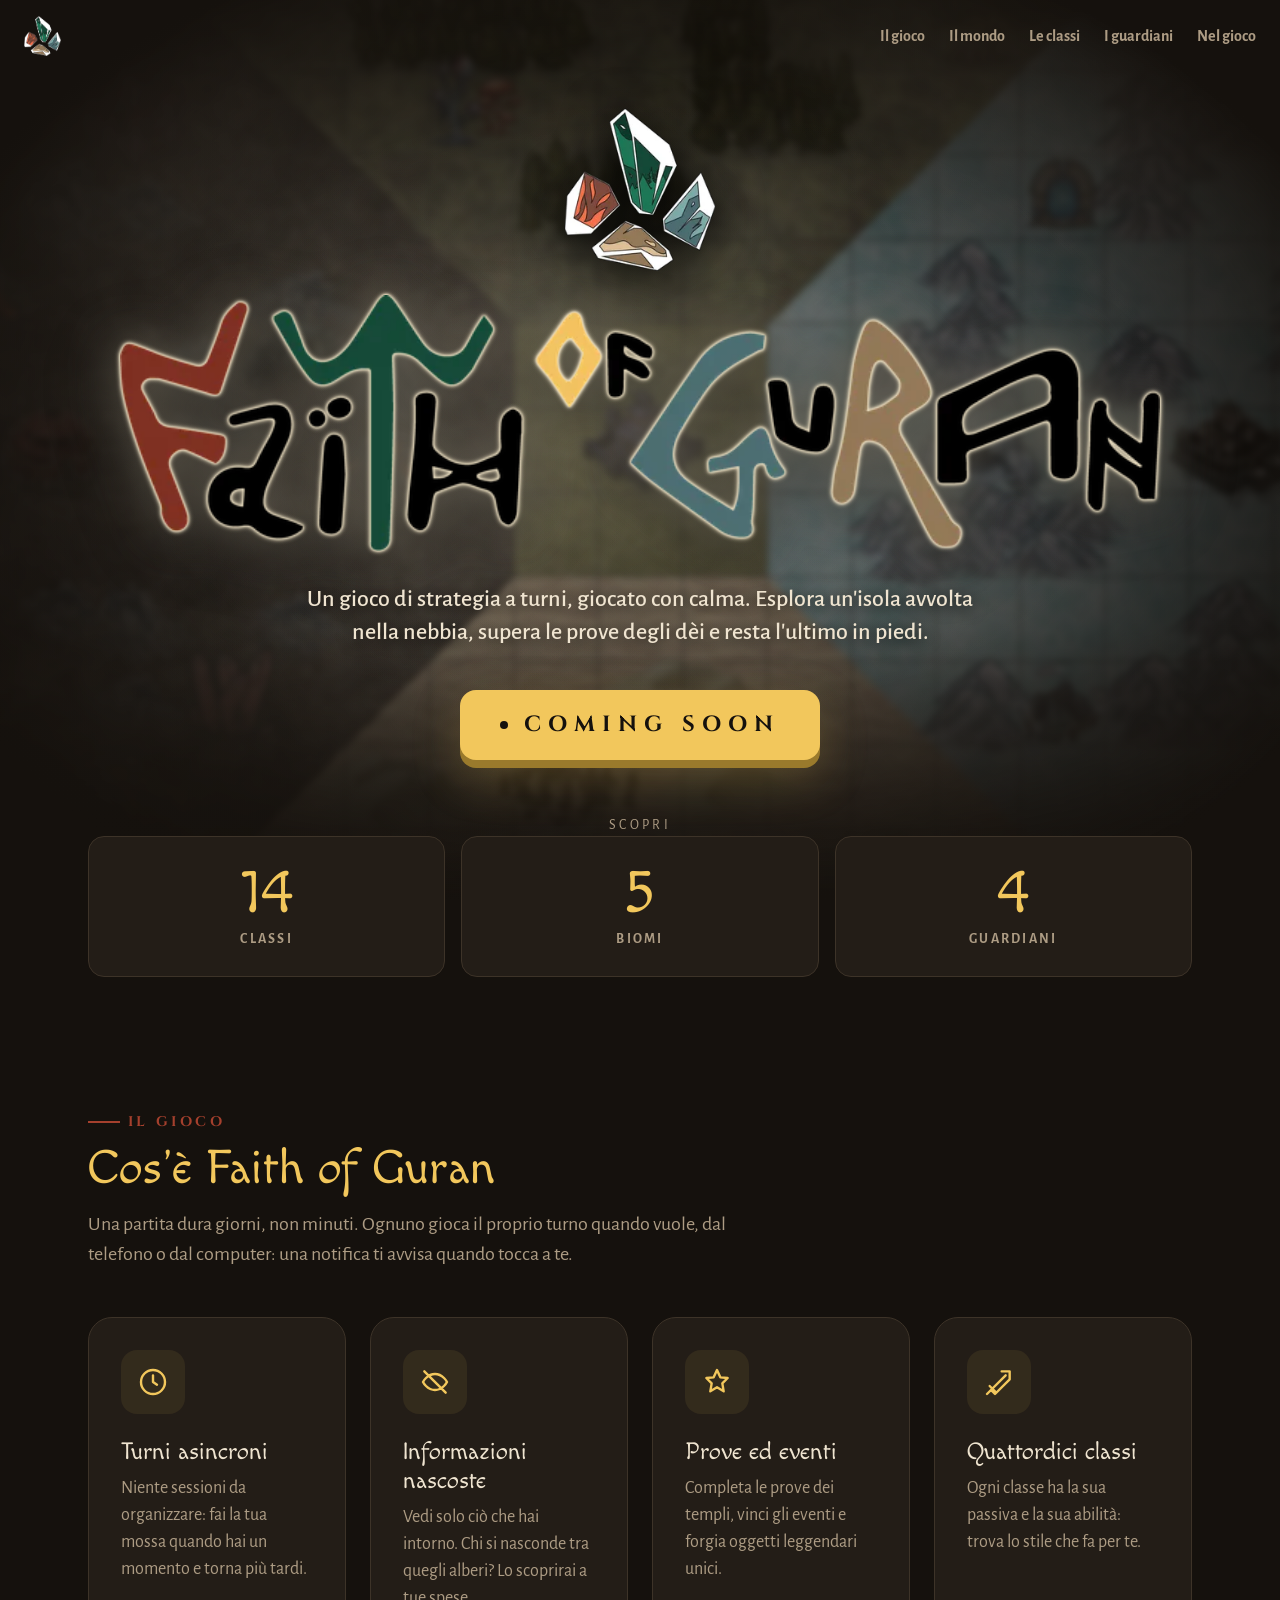
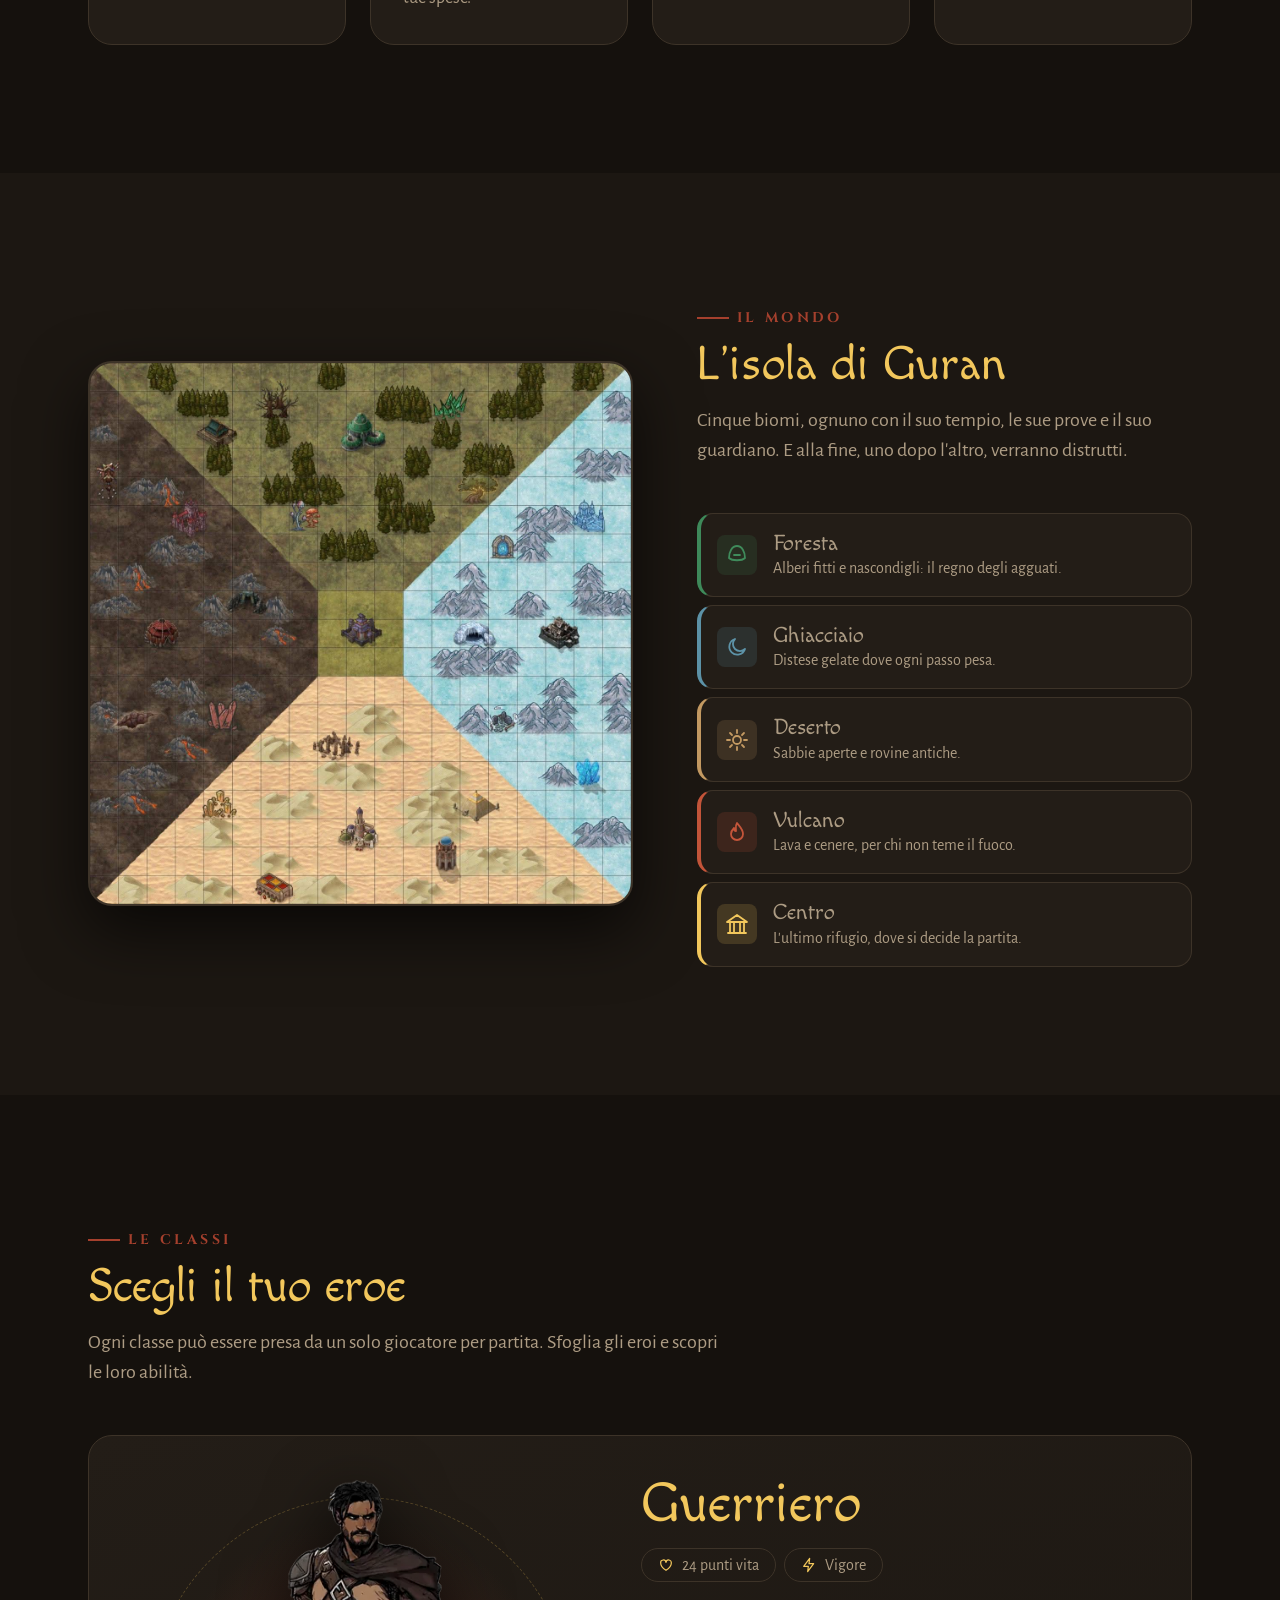
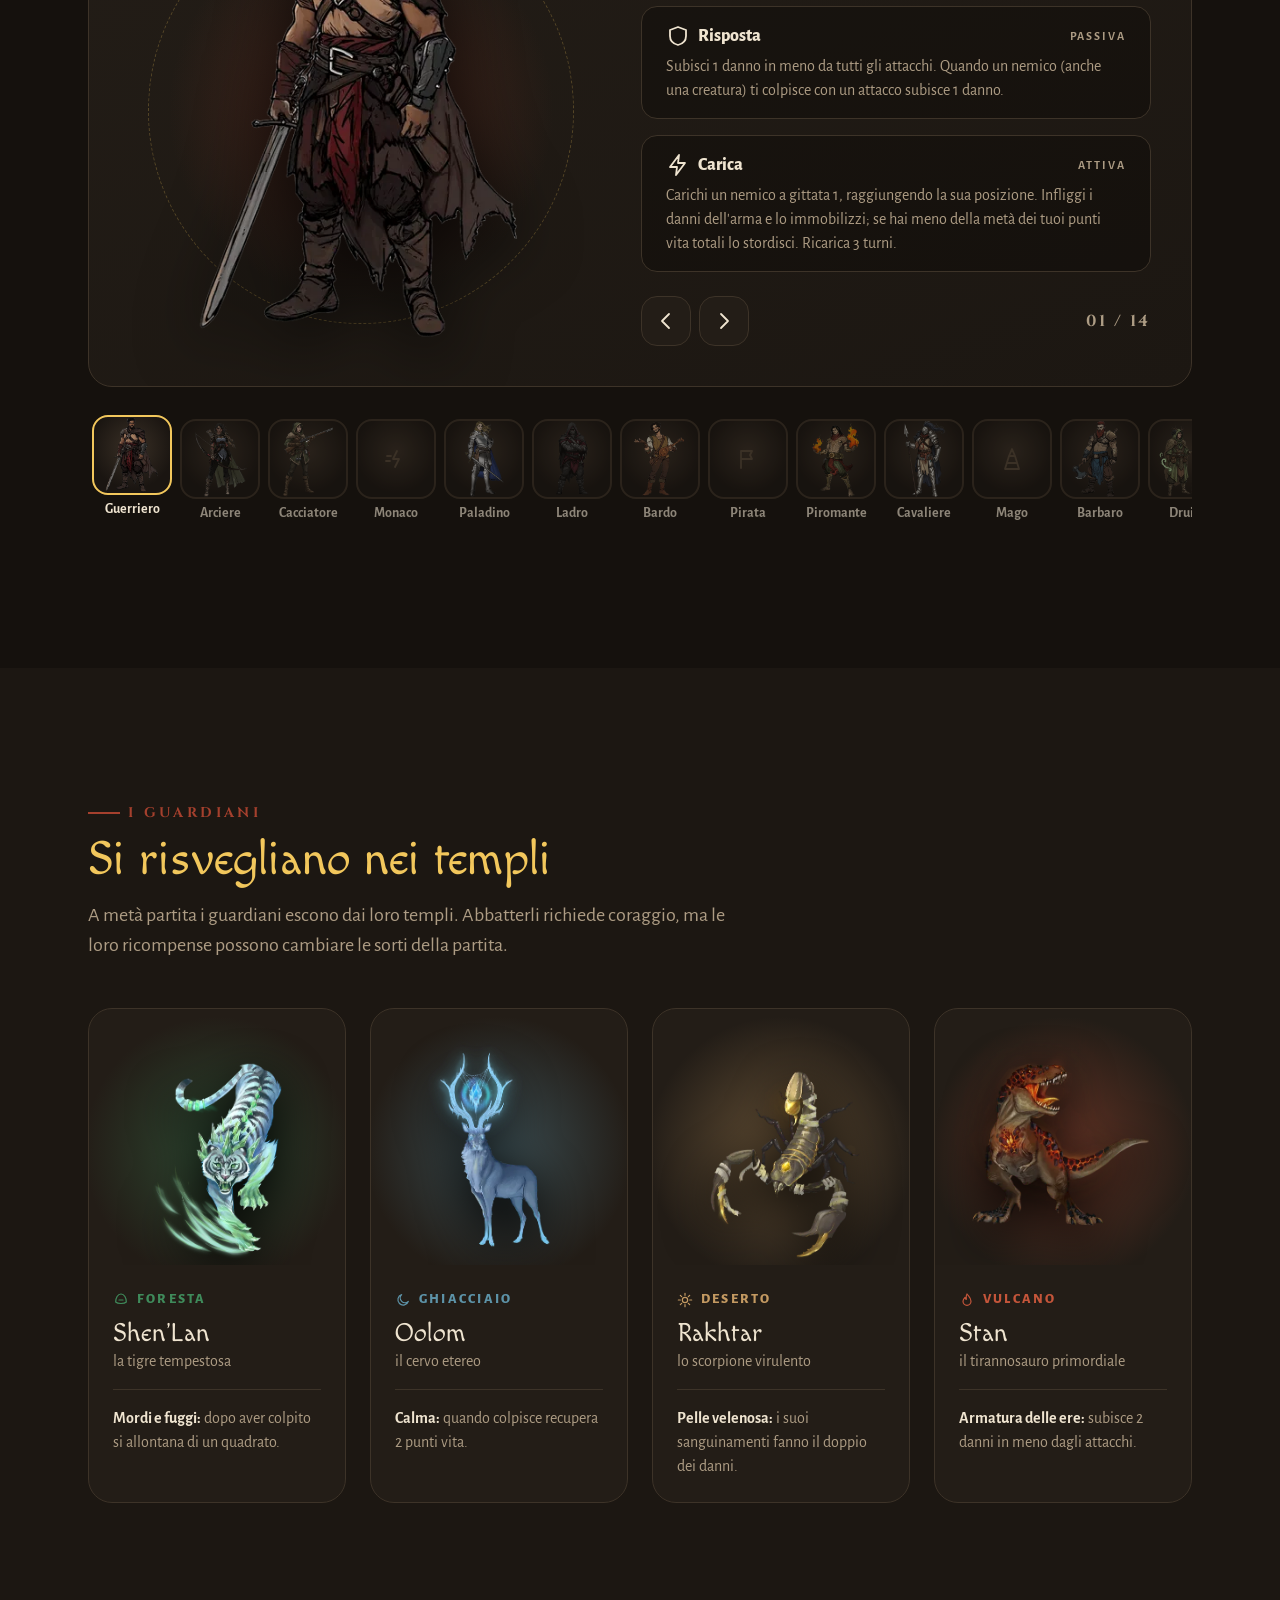
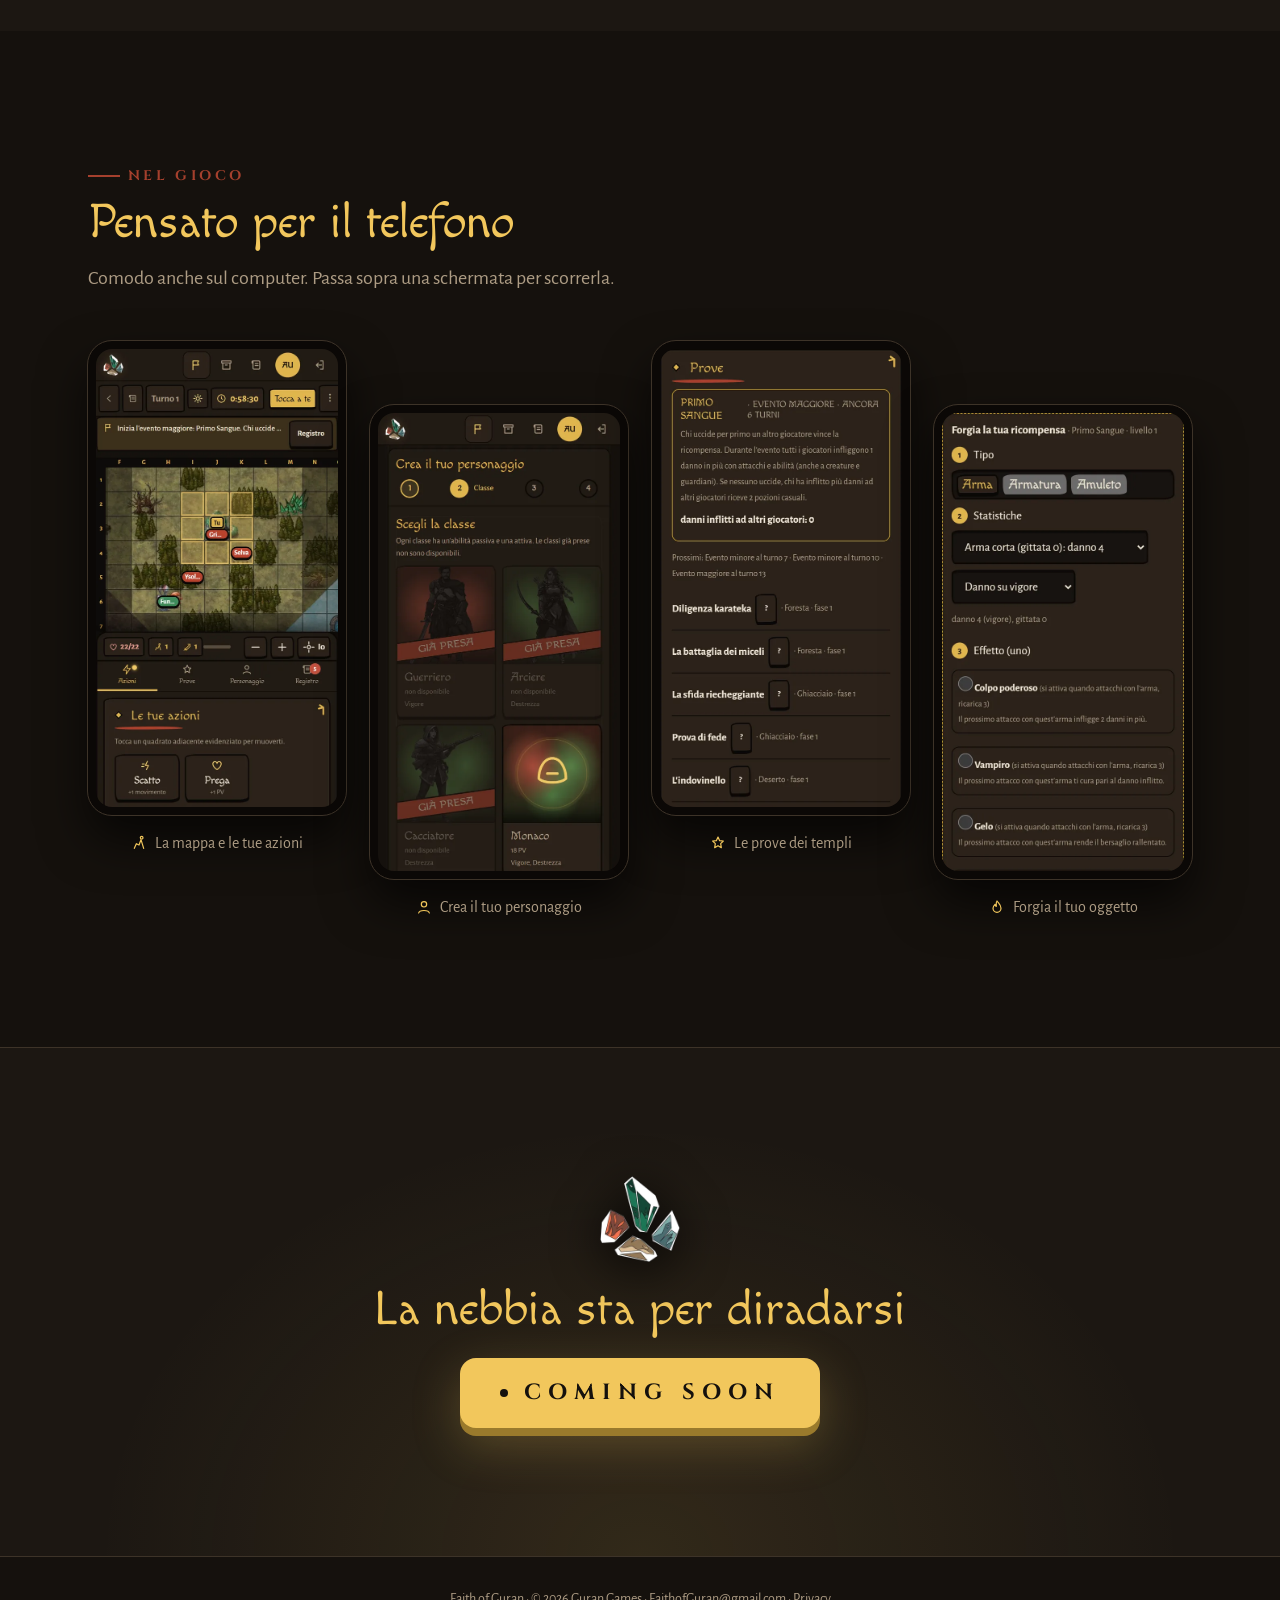
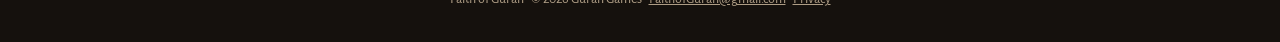
<file: index.html>
<!doctype html>
<html lang="it">
<head>
<meta charset="utf-8">
<meta name="viewport" content="width=device-width, initial-scale=1">
<title>Faith of Guran</title>
<meta name="description" content="Faith of Guran: un gioco di strategia a turni asincrono, con informazioni nascoste, quattordici classi e quattro guardiani. Coming soon.">
<meta property="og:title" content="Faith of Guran">
<meta property="og:description" content="Gioco di strategia a turni asincrono. Coming soon.">
<meta property="og:image" content="img/logo/scritta.webp">
<meta name="theme-color" content="#15110d">
<link rel="icon" href="img/favicon-32.png">
<link rel="apple-touch-icon" href="img/apple-touch-icon.png">
<link rel="stylesheet" href="fonts/fonts.css">
<style>
/* ---------- Token ---------- */
:root{
  /* spaziatura: solo multipli di 8 */
  --s1:8px; --s2:16px; --s3:24px; --s4:32px; --s5:40px; --s6:48px; --s8:64px; --s10:80px; --s12:96px; --s16:128px;
  --r1:8px; --r2:16px; --r3:24px;
  --bg:#15110d; --bg2:#1c1712; --card:#231d17; --card2:#2b241c; --bd:#3d3328; --ink:#efe4d0; --mut:#ad9c84;
  --oro:#f2c75c; --oro2:#9a7a2c; --rosso:#a5402d; --pergamena:#f3e6c8;
  --foresta:#3f8b5b; --ghiaccio:#5d93a8; --deserto:#c49a62; --vulcano:#c4553a; --centro:#f2c75c;
  --font:"Alegreya Sans",system-ui,sans-serif; --title:"Macondo",serif; --display:"Cinzel",serif;
  --ease:cubic-bezier(.2,.7,.2,1);
}
*{box-sizing:border-box}
html{scroll-behavior:smooth}
body{margin:0;background:var(--bg);color:var(--ink);font:400 18px/1.5 var(--font);overflow-x:hidden}
img{max-width:100%;display:block}
button{font:inherit;color:inherit}
.wrap{max-width:1136px;margin:0 auto;padding:0 var(--s2)}
section{padding:var(--s16) 0;position:relative}
h2{font:400 clamp(32px,5vw,48px)/1 var(--title);margin:0 0 var(--s2);color:var(--oro)}
.lead{color:var(--mut);max-width:640px;margin:0 0 var(--s6);font-size:20px}
.kicker{display:inline-flex;align-items:center;gap:var(--s1);font:700 14px/1 var(--display);letter-spacing:.24em;text-transform:uppercase;color:var(--rosso);margin-bottom:var(--s2)}
.kicker::before{content:"";width:var(--s4);height:2px;background:currentColor}
svg.i{width:24px;height:24px;fill:none;stroke:currentColor;stroke-width:1.8;stroke-linecap:round;stroke-linejoin:round;flex:none}

/* ---------- Comparsa allo scorrimento ---------- */
.rv{opacity:0;transform:translateY(var(--s4));transition:opacity .8s var(--ease),transform .8s var(--ease);transition-delay:calc(var(--d,0) * 80ms)}
.rv.in{opacity:1;transform:none}

/* ---------- Barra ---------- */
.nav{position:fixed;inset:0 0 auto;z-index:20;display:flex;align-items:center;justify-content:space-between;padding:var(--s2) var(--s3);transition:background .3s,padding .3s,border-color .3s;border-bottom:1px solid transparent}
.nav.solid{background:#15110dee;backdrop-filter:blur(8px);padding:var(--s1) var(--s3);border-color:var(--bd)}
.nav img{height:40px;width:auto}
.nav ul{display:flex;gap:var(--s3);list-style:none;margin:0;padding:0}
.nav a{color:var(--mut);text-decoration:none;font-weight:700;font-size:16px;transition:color .2s}
.nav a:hover,.nav a.on{color:var(--oro)}

/* ---------- Apertura ---------- */
.hero{position:relative;min-height:min(100svh,960px);display:grid;place-items:center;text-align:center;padding:var(--s12) var(--s2) var(--s16);overflow:hidden}
.hero .bg{position:absolute;inset:-8%;background:url(img/mappa.png) center/cover;filter:blur(3px) saturate(.75) brightness(.4);transform:scale(1.08) translate3d(var(--px,0),var(--py,0),0);transition:transform .6s var(--ease)}
.hero .vig{position:absolute;inset:0;background:radial-gradient(ellipse 60% 50% at 50% 46%,#f3e6c814,transparent 70%),radial-gradient(ellipse at center,transparent 30%,var(--bg) 85%),linear-gradient(transparent 70%,var(--bg))}
#nebbia{position:absolute;inset:0;width:100%;height:100%;pointer-events:none}
.hero .in{position:relative;z-index:1;width:100%}
.simbolo{width:clamp(96px,12vw,152px);margin:0 auto var(--s3);filter:drop-shadow(0 8px 24px #000);animation:fluttua 6s ease-in-out infinite}
@keyframes fluttua{50%{transform:translateY(-8px) rotate(-2deg)}}
.scritta{width:min(1040px,94vw);margin:0 auto;
  /* alone chiaro: rende leggibili anche le lettere nere senza coprirle */
  filter:drop-shadow(0 0 1px var(--pergamena)) drop-shadow(0 0 1px var(--pergamena)) drop-shadow(0 0 2px var(--pergamena)) drop-shadow(0 0 24px #f3e6c866) drop-shadow(0 8px 24px #000c)}
.hero h1{margin:0;opacity:0;transform:scale(.94);animation:entra 1.2s .2s var(--ease) forwards}
@keyframes entra{to{opacity:1;transform:none}}
.tag{font:500 clamp(19px,2.4vw,24px)/1.4 var(--font);max-width:680px;margin:var(--s4) auto var(--s5);text-shadow:0 2px 16px #000;opacity:0;animation:entra 1s .7s var(--ease) forwards}
.soon{position:relative;display:inline-flex;align-items:center;gap:var(--s2);font:700 clamp(16px,2.2vw,22px)/1 var(--display);letter-spacing:.32em;text-transform:uppercase;color:var(--bg);background:var(--oro);padding:var(--s3) var(--s5);border-radius:var(--r2);box-shadow:0 8px 0 var(--oro2),0 16px 48px #f2c75c40;overflow:hidden;opacity:0;animation:entra 1s 1s var(--ease) forwards}
.soon::after{content:"";position:absolute;inset:0;background:linear-gradient(110deg,transparent 30%,#fff8 50%,transparent 70%);transform:translateX(-100%);animation:luce 3.2s 2s ease-in-out infinite}
@keyframes luce{40%,100%{transform:translateX(100%)}}
.soon .dot{width:8px;height:8px;border-radius:50%;background:var(--bg);animation:pulsa 1.6s infinite}
@keyframes pulsa{50%{opacity:.25}}
.scorri{position:absolute;bottom:var(--s4);left:50%;transform:translateX(-50%);z-index:1;color:var(--mut);display:grid;justify-items:center;gap:var(--s1);text-decoration:none;font-size:14px;letter-spacing:.24em;text-transform:uppercase}
.scorri svg{transform:rotate(90deg);animation:giu 1.8s infinite}
@keyframes giu{50%{translate:0 8px}}

/* ---------- Numeri ---------- */
.numeri{display:grid;grid-template-columns:repeat(3,1fr);gap:var(--s2);margin-top:calc(var(--s8) * -1);position:relative;z-index:2}
.num{background:var(--card);border:1px solid var(--bd);border-radius:var(--r2);padding:var(--s3);text-align:center}
.num b{display:block;font:400 clamp(40px,6vw,64px)/1 var(--title);color:var(--oro)}
.num span{color:var(--mut);font-weight:700;text-transform:uppercase;letter-spacing:.16em;font-size:14px}

/* ---------- Punti ---------- */
.punti{display:grid;grid-template-columns:repeat(auto-fit,minmax(248px,1fr));gap:var(--s3)}
.punto{position:relative;background:var(--card);border:1px solid var(--bd);border-radius:var(--r3);padding:var(--s4);overflow:hidden;transition:transform .4s var(--ease),border-color .3s}
.punto::before{content:"";position:absolute;inset:0;background:radial-gradient(240px circle at var(--mx,50%) var(--my,0%),#f2c75c1f,transparent 70%);opacity:0;transition:opacity .3s}
.punto:hover{border-color:#f2c75c66;transform:translateY(-8px)}
.punto:hover::before{opacity:1}
.punto .ico{display:grid;place-items:center;width:var(--s8);height:var(--s8);border-radius:var(--r2);background:#f2c75c14;color:var(--oro);margin-bottom:var(--s3);transition:transform .4s var(--ease)}
.punto:hover .ico{transform:rotate(-8deg) scale(1.08)}
.punto .ico svg{width:32px;height:32px}
.punto b{display:block;font:400 24px/1.2 var(--title);color:var(--ink);margin-bottom:var(--s1)}
.punto p{margin:0;color:var(--mut)}

/* ---------- Mondo ---------- */
.mondo{display:grid;grid-template-columns:1.1fr 1fr;gap:var(--s8);align-items:center}
.mappa{position:relative;border-radius:var(--r3);overflow:hidden;border:2px solid var(--bd);box-shadow:0 24px 64px #000a;aspect-ratio:1}
.mappa img{width:100%;height:100%;object-fit:cover;transition:transform 1.2s var(--ease)}
.mappa svg.zone{position:absolute;inset:0;width:100%;height:100%}
.zone polygon{fill:#0b0806;opacity:0;transition:opacity .5s var(--ease)}
.mappa.focus .zone polygon{opacity:.72}
.mappa.focus .zone polygon.on{opacity:0}
.zone .bordo{fill:none;stroke:var(--c);stroke-width:.6;opacity:0;transition:opacity .5s}
.mappa.focus .zone .bordo.on{opacity:1}
.biomi{list-style:none;padding:0;margin:0;display:grid;gap:var(--s1)}
.biomi button{all:unset;box-sizing:border-box;cursor:pointer;width:100%;display:flex;gap:var(--s2);align-items:center;background:var(--card);border:1px solid var(--bd);border-left:4px solid var(--c);border-radius:var(--r2);padding:var(--s2);transition:background .3s,transform .3s var(--ease)}
.biomi button:hover,.biomi button.on,.biomi button:focus-visible{background:var(--card2);transform:translateX(8px)}
.biomi .ic{color:var(--c);display:grid;place-items:center;width:var(--s5);height:var(--s5);border-radius:var(--r1);background:color-mix(in srgb,var(--c) 16%,transparent)}
.biomi b{font:400 22px/1.2 var(--title);display:block}
.biomi span{display:block;color:var(--mut);font-size:16px}

/* ---------- Classi ---------- */
.classi-box{display:grid;grid-template-columns:1fr 1.1fr;gap:var(--s6);align-items:center;background:linear-gradient(160deg,var(--card),var(--bg2));border:1px solid var(--bd);border-radius:var(--r3);padding:var(--s5);overflow:hidden;position:relative}
.palco{position:relative;aspect-ratio:1;display:grid;place-items:center}
.palco::before{content:"";position:absolute;inset:8%;border-radius:50%;background:radial-gradient(circle,var(--glow,#f2c75c33),transparent 70%);transition:background .6s}
.palco .ruota{position:absolute;inset:4%;border-radius:50%;border:1px dashed #f2c75c40;animation:gira 60s linear infinite}
@keyframes gira{to{transform:rotate(360deg)}}
.palco img,.palco .seg{position:relative;width:100%;height:100%;object-fit:contain;filter:drop-shadow(0 16px 32px #000c)}
.palco .seg{display:grid;place-items:center;color:#5a4c3c}
.palco .seg svg{width:40%;height:40%;stroke-width:1}
.palco .x{animation:appare .6s var(--ease)}
@keyframes appare{from{opacity:0;transform:translateX(var(--dir,32px)) scale(.96)}}
.info .x{animation:appare .6s .08s var(--ease) backwards}
.info h3{font:400 clamp(40px,5vw,56px)/1 var(--title);margin:0 0 var(--s2);color:var(--oro)}
.meta{display:flex;gap:var(--s1);flex-wrap:wrap;margin-bottom:var(--s3)}
.pill{display:inline-flex;align-items:center;gap:var(--s1);border:1px solid var(--bd);border-radius:99px;padding:4px var(--s2);font-size:16px;color:var(--mut)}
.pill svg{width:16px;height:16px;color:var(--oro)}
.ab{background:#0b080666;border:1px solid var(--bd);border-radius:var(--r2);padding:var(--s2) var(--s3);margin-bottom:var(--s2)}
.ab .t{display:flex;align-items:center;gap:var(--s1);font-weight:800;margin-bottom:4px}
.ab .t small{margin-left:auto;font-size:12px;letter-spacing:.16em;text-transform:uppercase;color:var(--mut);font-weight:700}
.ab p{margin:0;color:var(--mut);font-size:16px}
.frecce{display:flex;gap:var(--s1);margin-top:var(--s3)}
.frecce button{all:unset;cursor:pointer;display:grid;place-items:center;width:var(--s6);height:var(--s6);border-radius:var(--r2);border:1px solid var(--bd);background:var(--card);transition:background .2s,color .2s}
.frecce button:hover,.frecce button:focus-visible{background:var(--oro);color:var(--bg)}
.frecce .cont{margin-left:auto;align-self:center;color:var(--mut);font:700 16px var(--display);letter-spacing:.16em}
.mini{display:flex;gap:var(--s1);margin-top:var(--s3);overflow-x:auto;padding:var(--s1) 4px var(--s2);scroll-snap-type:x mandatory;scrollbar-width:thin}
.mini button{all:unset;cursor:pointer;flex:none;width:var(--s10);text-align:center;scroll-snap-align:center;opacity:.55;transition:opacity .3s,transform .3s var(--ease)}
.mini button:hover{opacity:.9}
.mini button.on{opacity:1;transform:translateY(-4px)}
.mini .th{aspect-ratio:1;border-radius:var(--r2);border:2px solid var(--bd);background:radial-gradient(circle at 50% 40%,#3a3026,#1a1511 70%);overflow:hidden;display:grid;place-items:center;color:#5a4c3c;transition:border-color .3s}
.mini button.on .th{border-color:var(--oro)}
.mini img{width:100%;height:100%;object-fit:cover}
.mini span{display:block;font-size:14px;margin-top:4px;font-weight:700}

/* ---------- Guardiani ---------- */
.guardiani{display:grid;grid-template-columns:repeat(auto-fit,minmax(248px,1fr));gap:var(--s3);perspective:1200px}
.guardiano{display:flex;flex-direction:column;position:relative;background:var(--card);border:1px solid var(--bd);border-radius:var(--r3);overflow:hidden;transform-style:preserve-3d;transition:transform .2s ease-out,border-color .3s,box-shadow .3s;will-change:transform}
.guardiano:hover{border-color:var(--c);box-shadow:0 24px 64px #000a,0 0 0 1px var(--c)}
.guardiano .img{aspect-ratio:1;overflow:hidden;background:radial-gradient(circle at 50% 55%,color-mix(in srgb,var(--c) 40%,transparent),transparent 70%);position:relative}
.guardiano .img::after{content:"";position:absolute;inset:0;background:radial-gradient(circle at var(--mx,50%) var(--my,50%),#fff2,transparent 40%);opacity:0;transition:opacity .3s}
.guardiano:hover .img::after{opacity:1}
.guardiano img{position:absolute;left:0;right:0;bottom:0;margin:0 auto;height:88%;width:auto;max-width:92%;object-fit:contain;object-position:bottom;filter:drop-shadow(0 16px 24px #000);transform:translateZ(40px);transition:transform .5s var(--ease)}
.guardiano:hover img{transform:translateZ(40px) scale(1.06)}
.guardiano .t{padding:var(--s3);flex:1;display:flex;flex-direction:column}

.guardiano em{display:inline-flex;align-items:center;gap:var(--s1);font-style:normal;color:var(--c);font-weight:800;font-size:14px;text-transform:uppercase;letter-spacing:.16em}
.guardiano em svg{width:16px;height:16px}
.guardiano b{display:block;font:400 26px/1.2 var(--title);margin-top:var(--s1)}
.guardiano .sub{display:block;color:var(--mut);font-size:16px;margin-bottom:var(--s2)}
.guardiano p{margin:0;color:var(--mut);font-size:16px;padding-top:var(--s2);border-top:1px solid var(--bd)}
.guardiano p strong{color:var(--ink)}

/* ---------- Schermate ---------- */
.schermate{display:grid;grid-template-columns:repeat(4,1fr);gap:var(--s3);align-items:start}
.tel{margin:0;transition:transform .5s var(--ease)}
.tel:nth-child(even){margin-top:var(--s8)}
.tel .f{border-radius:var(--r3);border:8px solid #0b0806;outline:1px solid var(--bd);overflow:hidden;box-shadow:0 24px 48px #000a;aspect-ratio:600/1104;background:#0b0806}
.tel img{width:100%;height:100%;object-fit:cover;object-position:top;transition:object-position 4s ease-in-out}
.tel:hover{transform:translateY(-8px) rotate(-1deg)}
.tel:hover img{object-position:bottom}
.tel figcaption{display:flex;align-items:center;justify-content:center;gap:var(--s1);color:var(--mut);font-size:16px;margin-top:var(--s2)}
.tel figcaption svg{width:16px;height:16px;color:var(--oro)}

/* ---------- Fondo ---------- */
.finale{text-align:center;padding:var(--s16) var(--s2);background:radial-gradient(ellipse at 50% 100%,#f2c75c1a,transparent 60%),var(--bg2);border-top:1px solid var(--bd)}
.finale .simbolo{width:var(--s10)}
.finale h2{margin-bottom:var(--s3)}
.finale .soon{opacity:1;animation:none}
footer{padding:var(--s4) var(--s2);text-align:center;color:var(--mut);font-size:14px;border-top:1px solid var(--bd)}
footer a{color:var(--mut)}footer a:hover{color:var(--oro)}

/* ---------- Telefono ---------- */
@media (max-width:880px){
  section{padding:var(--s12) 0}
  .nav ul{display:none}
  .mondo,.classi-box{grid-template-columns:1fr;gap:var(--s4)}
  .classi-box{padding:var(--s3)}
  .palco{max-width:320px;margin:0 auto;width:100%}
  .schermate{grid-template-columns:repeat(4,72%);overflow-x:auto;scroll-snap-type:x mandatory;padding-bottom:var(--s2)}
  .tel{scroll-snap-align:center}
  .tel:nth-child(even){margin-top:0}
  .numeri{gap:var(--s1)}
  .num{padding:var(--s2) var(--s1)}
}
@media (prefers-reduced-motion:reduce){
  *,*::before,*::after{animation:none!important;transition:none!important}
  .rv,.hero h1,.tag,.soon{opacity:1;transform:none}
  html{scroll-behavior:auto}
}
</style>
</head>
<body>

<!-- Set di icone: lo stesso del gioco (apps/web/src/ui/Icone.tsx) -->
<svg width="0" height="0" style="position:absolute" aria-hidden="true">
  <symbol id="i-clock" viewBox="0 0 24 24"><circle cx="12" cy="12" r="9"/><path d="M12 7v5l3 2"/></symbol>
  <symbol id="i-hide" viewBox="0 0 24 24"><path d="M3 12s3-6 9-6 9 6 9 6-3 6-9 6-9-6-9-6zM4 4l16 16"/></symbol>
  <symbol id="i-trial" viewBox="0 0 24 24"><path d="M12 3l2.5 5.5L20 9l-4 4 1 6-5-3-5 3 1-6-4-4 5.5-.5z"/></symbol>
  <symbol id="i-sword" viewBox="0 0 24 24"><path d="M14 4h6v6L9 21l-3-3L17 7M5 15l4 4M3 21l3-3"/></symbol>
  <symbol id="i-heart" viewBox="0 0 24 24"><path d="M12 20s-8-5-8-11a4 4 0 018-1 4 4 0 018 1c0 6-8 11-8 11z"/></symbol>
  <symbol id="i-shield" viewBox="0 0 24 24"><path d="M12 3l8 3v6c0 5-4 8-8 9-4-1-8-4-8-9V6z"/></symbol>
  <symbol id="i-bolt" viewBox="0 0 24 24"><path d="M13 2L4 14h7l-1 8 9-12h-7z"/></symbol>
  <symbol id="i-leaf" viewBox="0 0 24 24"><path d="M12 3c5 0 8 6 8 12-3 3-13 3-16 0 0-6 3-12 8-12zM9 12h6"/></symbol>
  <symbol id="i-fire" viewBox="0 0 24 24"><path d="M12 3c3 4 6 6 6 11a6 6 0 01-12 0c0-3 2-5 3-6 0 2 1 3 2 3 0-3-1-5 1-8z"/></symbol>
  <symbol id="i-moon" viewBox="0 0 24 24"><path d="M20 14A8 8 0 1110 4a6 6 0 0010 10z"/></symbol>
  <symbol id="i-sun" viewBox="0 0 24 24"><circle cx="12" cy="12" r="4"/><path d="M12 2v3M12 19v3M2 12h3M19 12h3M5 5l2 2M17 17l2 2M5 19l2-2M17 7l2-2"/></symbol>
  <symbol id="i-temple" viewBox="0 0 24 24"><path d="M3 21h18M5 21V10M19 21V10M9 21V10M15 21V10M2 10l10-7 10 7z"/></symbol>
  <symbol id="i-crown" viewBox="0 0 24 24"><path d="M3 8l4 4 5-7 5 7 4-4-2 11H5z"/><path d="M5 21h14"/></symbol>
  <symbol id="i-user" viewBox="0 0 24 24"><circle cx="12" cy="8" r="4"/><path d="M4 21c1-5 15-5 16 0"/></symbol>
  <symbol id="i-eye" viewBox="0 0 24 24"><path d="M2 12s4-7 10-7 10 7 10 7-4 7-10 7S2 12 2 12z"/><circle cx="12" cy="12" r="3"/></symbol>
  <symbol id="i-back" viewBox="0 0 24 24"><path d="M15 5l-7 7 7 7"/></symbol>
  <symbol id="i-next" viewBox="0 0 24 24"><path d="M9 5l7 7-7 7"/></symbol>
  <symbol id="i-target" viewBox="0 0 24 24"><circle cx="12" cy="12" r="8"/><circle cx="12" cy="12" r="3"/><path d="M12 2v4M12 18v4M2 12h4M18 12h4"/></symbol>
  <symbol id="i-scroll" viewBox="0 0 24 24"><path d="M6 4h11a2 2 0 012 2v12a2 2 0 01-2 2H8a2 2 0 01-2-2V4zM6 4a2 2 0 00-2 2v2h2M10 9h6M10 13h6"/></symbol>
  <symbol id="i-flag" viewBox="0 0 24 24"><path d="M5 21V4M5 4h11l-2 4 2 4H5"/></symbol>
  <symbol id="i-move" viewBox="0 0 24 24"><path d="M5 20l3-7 4 2 3-8 4 13"/><circle cx="16" cy="4" r="2"/></symbol>
  <symbol id="i-wizard" viewBox="0 0 24 24"><path d="M12 2l3 7h-6zM9 9l-4 13h14L15 9M8 16h8"/></symbol>
  <symbol id="i-bow" viewBox="0 0 24 24"><path d="M6 3c8 3 8 15 0 18M6 3v18M4 12h16M17 9l3 3-3 3"/></symbol>
  <symbol id="i-axe" viewBox="0 0 24 24"><path d="M6 21L18 9M14 5c3-2 6 0 6 0s0 5-3 6l-4-4z"/></symbol>
  <symbol id="i-dash" viewBox="0 0 24 24"><path d="M13 4l-4 8h6l-4 8M3 9h4M2 14h4"/></symbol>
</svg>

<nav class="nav" id="nav">
  <a href="#top" aria-label="Inizio"><img src="img/logo/simbolo.webp" alt=""></a>
  <ul>
    <li><a href="#gioco">Il gioco</a></li>
    <li><a href="#mondo">Il mondo</a></li>
    <li><a href="#classi">Le classi</a></li>
    <li><a href="#guardiani">I guardiani</a></li>
    <li><a href="#schermate">Nel gioco</a></li>
  </ul>
</nav>

<header class="hero" id="top">
  <div class="bg" id="hero-bg"></div>
  <canvas id="nebbia"></canvas>
  <div class="vig"></div>
  <div class="in">
    <img class="simbolo" src="img/logo/simbolo.webp" alt="">
    <h1><img class="scritta" src="img/logo/scritta.webp" alt="Faith of Guran"></h1>
    <p class="tag">Un gioco di strategia a turni, giocato con calma. Esplora un'isola avvolta nella nebbia, supera le prove degli dèi e resta l'ultimo in piedi.</p>
    <span class="soon"><span class="dot"></span>Coming soon</span>
  </div>
  <a class="scorri" href="#gioco">Scopri<svg class="i"><use href="#i-next"/></svg></a>
</header>

<main>
<div class="wrap">
  <div class="numeri">
    <div class="num rv"><b data-n="14">0</b><span>Classi</span></div>
    <div class="num rv" style="--d:1"><b data-n="5">0</b><span>Biomi</span></div>
    <div class="num rv" style="--d:2"><b data-n="4">0</b><span>Guardiani</span></div>
  </div>
</div>

<section id="gioco">
  <div class="wrap">
    <div class="kicker rv">Il gioco</div>
    <h2 class="rv">Cos'è Faith of Guran</h2>
    <p class="lead rv">Una partita dura giorni, non minuti. Ognuno gioca il proprio turno quando vuole, dal telefono o dal computer: una notifica ti avvisa quando tocca a te.</p>
    <div class="punti">
      <div class="punto rv"><div class="ico"><svg class="i"><use href="#i-clock"/></svg></div><b>Turni asincroni</b><p>Niente sessioni da organizzare: fai la tua mossa quando hai un momento e torna più tardi.</p></div>
      <div class="punto rv" style="--d:1"><div class="ico"><svg class="i"><use href="#i-hide"/></svg></div><b>Informazioni nascoste</b><p>Vedi solo ciò che hai intorno. Chi si nasconde tra quegli alberi? Lo scoprirai a tue spese.</p></div>
      <div class="punto rv" style="--d:2"><div class="ico"><svg class="i"><use href="#i-trial"/></svg></div><b>Prove ed eventi</b><p>Completa le prove dei templi, vinci gli eventi e forgia oggetti leggendari unici.</p></div>
      <div class="punto rv" style="--d:3"><div class="ico"><svg class="i"><use href="#i-sword"/></svg></div><b>Quattordici classi</b><p>Ogni classe ha la sua passiva e la sua abilità: trova lo stile che fa per te.</p></div>
    </div>
  </div>
</section>

<section id="mondo" style="background:var(--bg2)">
  <div class="wrap mondo">
    <div class="mappa rv" id="mappa">
      <img src="img/mappa.png" alt="La mappa dell'isola di Guran" loading="lazy">
      <svg class="zone" viewBox="0 0 100 100" preserveAspectRatio="none" aria-hidden="true">
        <polygon data-b="foresta" points="0,0 100,0 59,41 41,41"/>
        <polygon data-b="ghiacciaio" points="100,0 100,100 59,59 59,41"/>
        <polygon data-b="deserto" points="100,100 0,100 41,59 59,59"/>
        <polygon data-b="vulcano" points="0,100 0,0 41,41 41,59"/>
        <polygon data-b="centro" points="41,41 59,41 59,59 41,59"/>
        <polygon class="bordo" data-b="foresta" style="--c:var(--foresta)" points="0,0 100,0 59,41 41,41"/>
        <polygon class="bordo" data-b="ghiacciaio" style="--c:var(--ghiaccio)" points="100,0 100,100 59,59 59,41"/>
        <polygon class="bordo" data-b="deserto" style="--c:var(--deserto)" points="100,100 0,100 41,59 59,59"/>
        <polygon class="bordo" data-b="vulcano" style="--c:var(--vulcano)" points="0,100 0,0 41,41 41,59"/>
        <polygon class="bordo" data-b="centro" style="--c:var(--centro)" points="41,41 59,41 59,59 41,59"/>
      </svg>
    </div>
    <div>
      <div class="kicker rv">Il mondo</div>
      <h2 class="rv">L'isola di Guran</h2>
      <p class="lead rv">Cinque biomi, ognuno con il suo tempio, le sue prove e il suo guardiano. E alla fine, uno dopo l'altro, verranno distrutti.</p>
      <ul class="biomi" id="biomi">
        <li class="rv"><button data-b="foresta" style="--c:var(--foresta)"><span class="ic"><svg class="i"><use href="#i-leaf"/></svg></span><span><b>Foresta</b><span>Alberi fitti e nascondigli: il regno degli agguati.</span></span></button></li>
        <li class="rv" style="--d:1"><button data-b="ghiacciaio" style="--c:var(--ghiaccio)"><span class="ic"><svg class="i"><use href="#i-moon"/></svg></span><span><b>Ghiacciaio</b><span>Distese gelate dove ogni passo pesa.</span></span></button></li>
        <li class="rv" style="--d:2"><button data-b="deserto" style="--c:var(--deserto)"><span class="ic"><svg class="i"><use href="#i-sun"/></svg></span><span><b>Deserto</b><span>Sabbie aperte e rovine antiche.</span></span></button></li>
        <li class="rv" style="--d:3"><button data-b="vulcano" style="--c:var(--vulcano)"><span class="ic"><svg class="i"><use href="#i-fire"/></svg></span><span><b>Vulcano</b><span>Lava e cenere, per chi non teme il fuoco.</span></span></button></li>
        <li class="rv" style="--d:4"><button data-b="centro" style="--c:var(--centro)"><span class="ic"><svg class="i"><use href="#i-temple"/></svg></span><span><b>Centro</b><span>L'ultimo rifugio, dove si decide la partita.</span></span></button></li>
      </ul>
    </div>
  </div>
</section>

<section id="classi">
  <div class="wrap">
    <div class="kicker rv">Le classi</div>
    <h2 class="rv">Scegli il tuo eroe</h2>
    <p class="lead rv">Ogni classe può essere presa da un solo giocatore per partita. Sfoglia gli eroi e scopri le loro abilità.</p>
    <div class="classi-box rv" id="classi-box">
      <div class="palco" id="palco"><div class="ruota"></div><div id="palco-img"></div></div>
      <div class="info">
        <div id="info" aria-live="polite"></div>
        <div class="frecce">
          <button id="prev" aria-label="Classe precedente"><svg class="i"><use href="#i-back"/></svg></button>
          <button id="next" aria-label="Classe successiva"><svg class="i"><use href="#i-next"/></svg></button>
          <span class="cont" id="cont"></span>
        </div>
      </div>
    </div>
    <div class="mini" id="mini" role="tablist" aria-label="Classi"></div>
  </div>
</section>

<section id="guardiani" style="background:var(--bg2)">
  <div class="wrap">
    <div class="kicker rv">I guardiani</div>
    <h2 class="rv">Si risvegliano nei templi</h2>
    <p class="lead rv">A metà partita i guardiani escono dai loro templi. Abbatterli richiede coraggio, ma le loro ricompense possono cambiare le sorti della partita.</p>
    <div class="guardiani" id="guardiani-grid"></div>
  </div>
</section>

<section id="schermate">
  <div class="wrap">
    <div class="kicker rv">Nel gioco</div>
    <h2 class="rv">Pensato per il telefono</h2>
    <p class="lead rv">Comodo anche sul computer. Passa sopra una schermata per scorrerla.</p>
    <div class="schermate">
      <figure class="tel rv"><div class="f"><img src="img/partita-1-mappa.webp" alt="La mappa durante una partita" loading="lazy"></div><figcaption><svg class="i"><use href="#i-move"/></svg>La mappa e le tue azioni</figcaption></figure>
      <figure class="tel rv" style="--d:1"><div class="f"><img src="img/creazione-2-classe.webp" alt="Scelta della classe" loading="lazy"></div><figcaption><svg class="i"><use href="#i-user"/></svg>Crea il tuo personaggio</figcaption></figure>
      <figure class="tel rv" style="--d:2"><div class="f"><img src="img/prove-1-elenco.webp" alt="Elenco delle prove" loading="lazy"></div><figcaption><svg class="i"><use href="#i-trial"/></svg>Le prove dei templi</figcaption></figure>
      <figure class="tel rv" style="--d:3"><div class="f"><img src="img/eventi-2-forgia.webp" alt="La Forgia" loading="lazy"></div><figcaption><svg class="i"><use href="#i-fire"/></svg>Forgia il tuo oggetto</figcaption></figure>
    </div>
  </div>
</section>

<div class="finale">
  <img class="simbolo rv" src="img/logo/simbolo.webp" alt="">
  <h2 class="rv">La nebbia sta per diradarsi</h2>
  <span class="soon rv"><span class="dot"></span>Coming soon</span>
</div>
</main>

<footer>Faith of Guran · © 2026 Guran Games · <a href="mailto:FaithofGuran@gmail.com">FaithofGuran@gmail.com</a> · <a href="privacy.html">Privacy</a></footer>

<script src="dati.js"></script>
<script>
(function () {
  var D = window.FOG;
  var calmo = matchMedia("(prefers-reduced-motion: reduce)").matches;
  var RITRATTI = ["arciere","barbaro","bardo","cacciatore","cavaliere","druido","guerriero","ladro","paladino","piromante","warlock"];
  var ICONA = { guerriero:"sword", arciere:"bow", cacciatore:"target", monaco:"dash", paladino:"shield", ladro:"hide", bardo:"scroll", pirata:"flag", piromante:"fire", cavaliere:"crown", mago:"wizard", barbaro:"axe", druido:"leaf", warlock:"moon" };
  var STAT = { vigore:"Vigore", destrezza:"Destrezza", mente:"Mente" };
  var COLORE = { vigore:"#a5402d55", destrezza:"#3c7a3555", mente:"#2d4a9a66" };
  var BIOMA = { foresta:["Foresta","--foresta","leaf"], ghiacciaio:["Ghiacciaio","--ghiaccio","moon"], deserto:["Deserto","--deserto","sun"], vulcano:["Vulcano","--vulcano","fire"] };
  function esc(s){ return String(s).replace(/[&<>"]/g,function(c){return {"&":"&amp;","<":"&lt;",">":"&gt;",'"':"&quot;"}[c];}); }
  function ico(n){ return '<svg class="i"><use href="#i-' + n + '"/></svg>'; }

  /* Barra */
  var nav = document.getElementById("nav");
  addEventListener("scroll", function(){ nav.classList.toggle("solid", scrollY > 64); }, { passive:true });

  /* Comparsa allo scorrimento + numeri */
  var io = new IntersectionObserver(function(es){
    es.forEach(function(e){
      if (!e.isIntersecting) return;
      e.target.classList.add("in"); io.unobserve(e.target);
      var n = e.target.querySelector("[data-n]");
      if (n) conta(n);
    });
  }, { threshold:.15 });
  function osserva(root){ (root||document).querySelectorAll(".rv:not(.in)").forEach(function(el){ io.observe(el); }); }
  function conta(el){
    var fine = +el.dataset.n, t0 = performance.now();
    if (calmo) { el.textContent = fine; return; }
    (function f(t){ var p = Math.min(1,(t-t0)/1200); el.textContent = Math.round(fine*(1-Math.pow(1-p,3))); if (p<1) requestAnimationFrame(f); })(t0);
  }

  /* Parallasse della mappa nell'apertura */
  var bg = document.getElementById("hero-bg");
  if (!calmo) addEventListener("pointermove", function(e){
    if (scrollY > innerHeight) return;
    bg.style.setProperty("--px", ((e.clientX/innerWidth - .5) * -24) + "px");
    bg.style.setProperty("--py", ((e.clientY/innerHeight - .5) * -24) + "px");
  });

  /* Nebbia */
  (function(){
    var cv = document.getElementById("nebbia"), cx = cv.getContext("2d"), w, h, ps = [];
    function size(){ w = cv.width = cv.offsetWidth; h = cv.height = cv.offsetHeight; }
    size(); addEventListener("resize", size);
    for (var i = 0; i < 24; i++) ps.push({ x:Math.random(), y:Math.random(), r:120+Math.random()*240, v:(Math.random()*.4+.1)/1000, a:Math.random()*.08+.03 });
    function draw(){
      cx.clearRect(0,0,w,h);
      ps.forEach(function(p){
        p.x += p.v; if (p.x - p.r/w > 1) p.x = -p.r/w;
        var g = cx.createRadialGradient(p.x*w,p.y*h,0,p.x*w,p.y*h,p.r);
        g.addColorStop(0,"rgba(243,230,200,"+p.a+")"); g.addColorStop(1,"rgba(243,230,200,0)");
        cx.fillStyle = g; cx.beginPath(); cx.arc(p.x*w,p.y*h,p.r,0,7); cx.fill();
      });
      if (!calmo && scrollY < innerHeight) requestAnimationFrame(draw); else setTimeout(function(){ requestAnimationFrame(draw); }, 400);
    }
    draw();
  })();

  /* Luce che segue il puntatore sulle carte */
  document.addEventListener("pointermove", function(e){
    var c = e.target.closest && e.target.closest(".punto"); if (!c) return;
    var r = c.getBoundingClientRect();
    c.style.setProperty("--mx", (e.clientX-r.left) + "px"); c.style.setProperty("--my", (e.clientY-r.top) + "px");
  });

  /* Mappa interattiva */
  var mappa = document.getElementById("mappa"), biomi = document.getElementById("biomi");
  function evidenzia(b){
    mappa.classList.toggle("focus", !!b);
    mappa.querySelectorAll("polygon").forEach(function(p){ p.classList.toggle("on", p.dataset.b === b); });
    biomi.querySelectorAll("button").forEach(function(x){ x.classList.toggle("on", x.dataset.b === b); });
  }
  biomi.addEventListener("pointerover", function(e){ var b = e.target.closest("button"); if (b) evidenzia(b.dataset.b); });
  biomi.addEventListener("focusin", function(e){ var b = e.target.closest("button"); if (b) evidenzia(b.dataset.b); });
  biomi.addEventListener("click", function(e){ var b = e.target.closest("button"); if (b) evidenzia(b.dataset.b); });
  biomi.addEventListener("pointerleave", function(){ evidenzia(null); });
  biomi.addEventListener("focusout", function(e){ if (!biomi.contains(e.relatedTarget)) evidenzia(null); });

  /* Classi */
  var cur = 0, palco = document.getElementById("palco-img"), info = document.getElementById("info"), mini = document.getElementById("mini"), box = document.getElementById("classi-box");
  function figura(c, cls){
    return RITRATTI.indexOf(c.id) >= 0 ? '<img class="' + cls + '" src="img/classi/' + c.id + '.webp" alt="Ritratto: ' + esc(c.name) + '">' : '<div class="seg ' + cls + '" role="img" aria-label="' + esc(c.name) + ' (ritratto in arrivo)">' + ico(ICONA[c.id] || "user") + '</div>';
  }
  mini.innerHTML = D.classi.map(function(c, i){
    return '<button role="tab" data-i="' + i + '"><div class="th">' + (RITRATTI.indexOf(c.id) >= 0 ? '<img src="img/classi/' + c.id + '.webp" alt="" loading="lazy">' : ico(ICONA[c.id] || "user")) + '</div><span>' + esc(c.name) + '</span></button>';
  }).join("");
  function mostra(i, dir){
    cur = (i + D.classi.length) % D.classi.length;
    var c = D.classi[cur];
    var pref = Array.isArray(c.pref) ? c.pref : [];
    box.style.setProperty("--dir", (dir || 1) * 32 + "px");
    document.getElementById("palco").style.setProperty("--glow", COLORE[pref[0]] || "#f2c75c33");
    palco.innerHTML = figura(c, "x");
    info.innerHTML = '<div class="x"><h3>' + esc(c.name) + '</h3><div class="meta"><span class="pill">' + ico("heart") + c.hp + ' punti vita</span><span class="pill">' + ico("bolt") + esc(pref.length ? pref.map(function(s){return STAT[s];}).join(" · ") : "Caratteristiche miste") + '</span></div>' +
      '<div class="ab"><div class="t">' + ico("shield") + esc(c.p[0]) + '<small>Passiva</small></div><p>' + esc(c.p[1]) + '</p></div>' +
      '<div class="ab"><div class="t">' + ico("bolt") + esc(c.a[0]) + '<small>Attiva</small></div><p>' + esc(c.a[1]) + '</p></div></div>';
    document.getElementById("cont").textContent = String(cur+1).padStart(2,"0") + " / " + D.classi.length;
    mini.querySelectorAll("button").forEach(function(b, j){ b.classList.toggle("on", j === cur); b.setAttribute("aria-selected", j === cur); });
    var on = mini.children[cur], mr = mini.getBoundingClientRect(), br = on.getBoundingClientRect();
    if (br.left < mr.left || br.right > mr.right) mini.scrollBy({ left: br.left - mr.left - mr.width/2 + br.width/2, behavior: calmo ? "auto" : "smooth" });
  }
  document.getElementById("prev").onclick = function(){ mostra(cur-1, -1); };
  document.getElementById("next").onclick = function(){ mostra(cur+1, 1); };
  mini.addEventListener("click", function(e){ var b = e.target.closest("button"); if (b) mostra(+b.dataset.i, +b.dataset.i < cur ? -1 : 1); });
  box.addEventListener("keydown", function(e){ if (e.key === "ArrowRight") mostra(cur+1, 1); if (e.key === "ArrowLeft") mostra(cur-1, -1); });
  var x0 = null;
  box.addEventListener("touchstart", function(e){ x0 = e.touches[0].clientX; }, { passive:true });
  box.addEventListener("touchend", function(e){ if (x0 === null) return; var dx = e.changedTouches[0].clientX - x0; if (Math.abs(dx) > 48) mostra(cur + (dx < 0 ? 1 : -1), dx < 0 ? 1 : -1); x0 = null; });
  mostra(0);

  /* Guardiani con inclinazione 3D */
  var gg = document.getElementById("guardiani-grid");
  gg.innerHTML = D.guardiani.map(function(g, i){
    var bi = BIOMA[g.biome] || [g.biome, "--oro", "temple"], nome = g.name.split(","), pass = g.passive.split(":");
    return '<article class="guardiano rv" style="--d:' + i + ';--c:var(' + bi[1] + ')"><div class="img"><img src="img/guardiani/' + g.kind + '.webp" alt="' + esc(nome[0]) + '" loading="lazy"></div>' +
      '<div class="t"><em>' + ico(bi[2]) + bi[0] + '</em><b>' + esc(nome[0]) + '</b><span class="sub">' + esc((nome[1] || "").trim()) + '</span>' +
      '<p><strong>' + esc(pass[0]) + ':</strong>' + esc(pass.slice(1).join(":")) + '</p></div></article>';
  }).join("");
  if (!calmo && matchMedia("(hover: hover)").matches) {
    gg.addEventListener("pointermove", function(e){
      var c = e.target.closest(".guardiano"); if (!c) return;
      var r = c.getBoundingClientRect(), x = (e.clientX - r.left) / r.width, y = (e.clientY - r.top) / r.height;
      c.style.transform = "rotateY(" + (x - .5) * 16 + "deg) rotateX(" + (.5 - y) * 16 + "deg)";
      c.style.setProperty("--mx", x*100 + "%"); c.style.setProperty("--my", y*100 + "%");
    });
    gg.addEventListener("pointerout", function(e){ var c = e.target.closest(".guardiano"); if (c && !c.contains(e.relatedTarget)) c.style.transform = ""; });
  }

  osserva();
})();
</script>
</body>
</html>
</file>
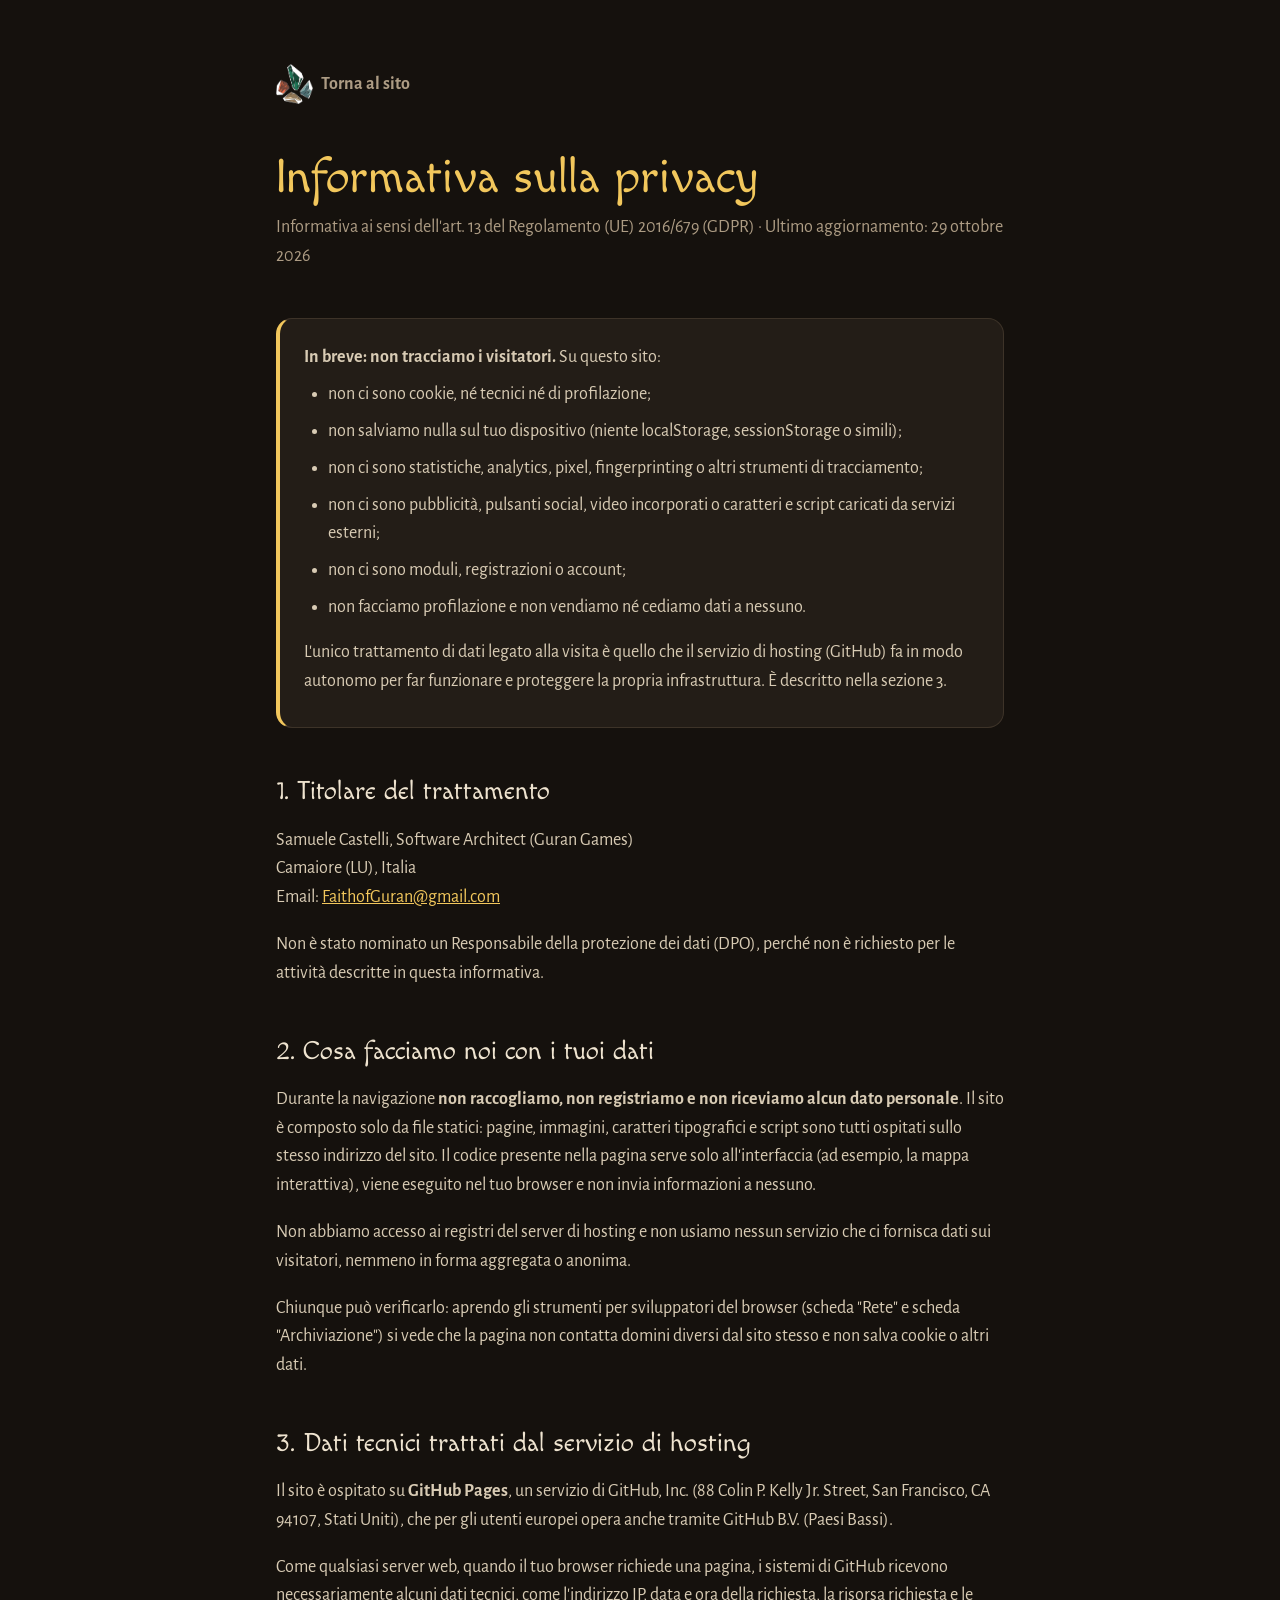
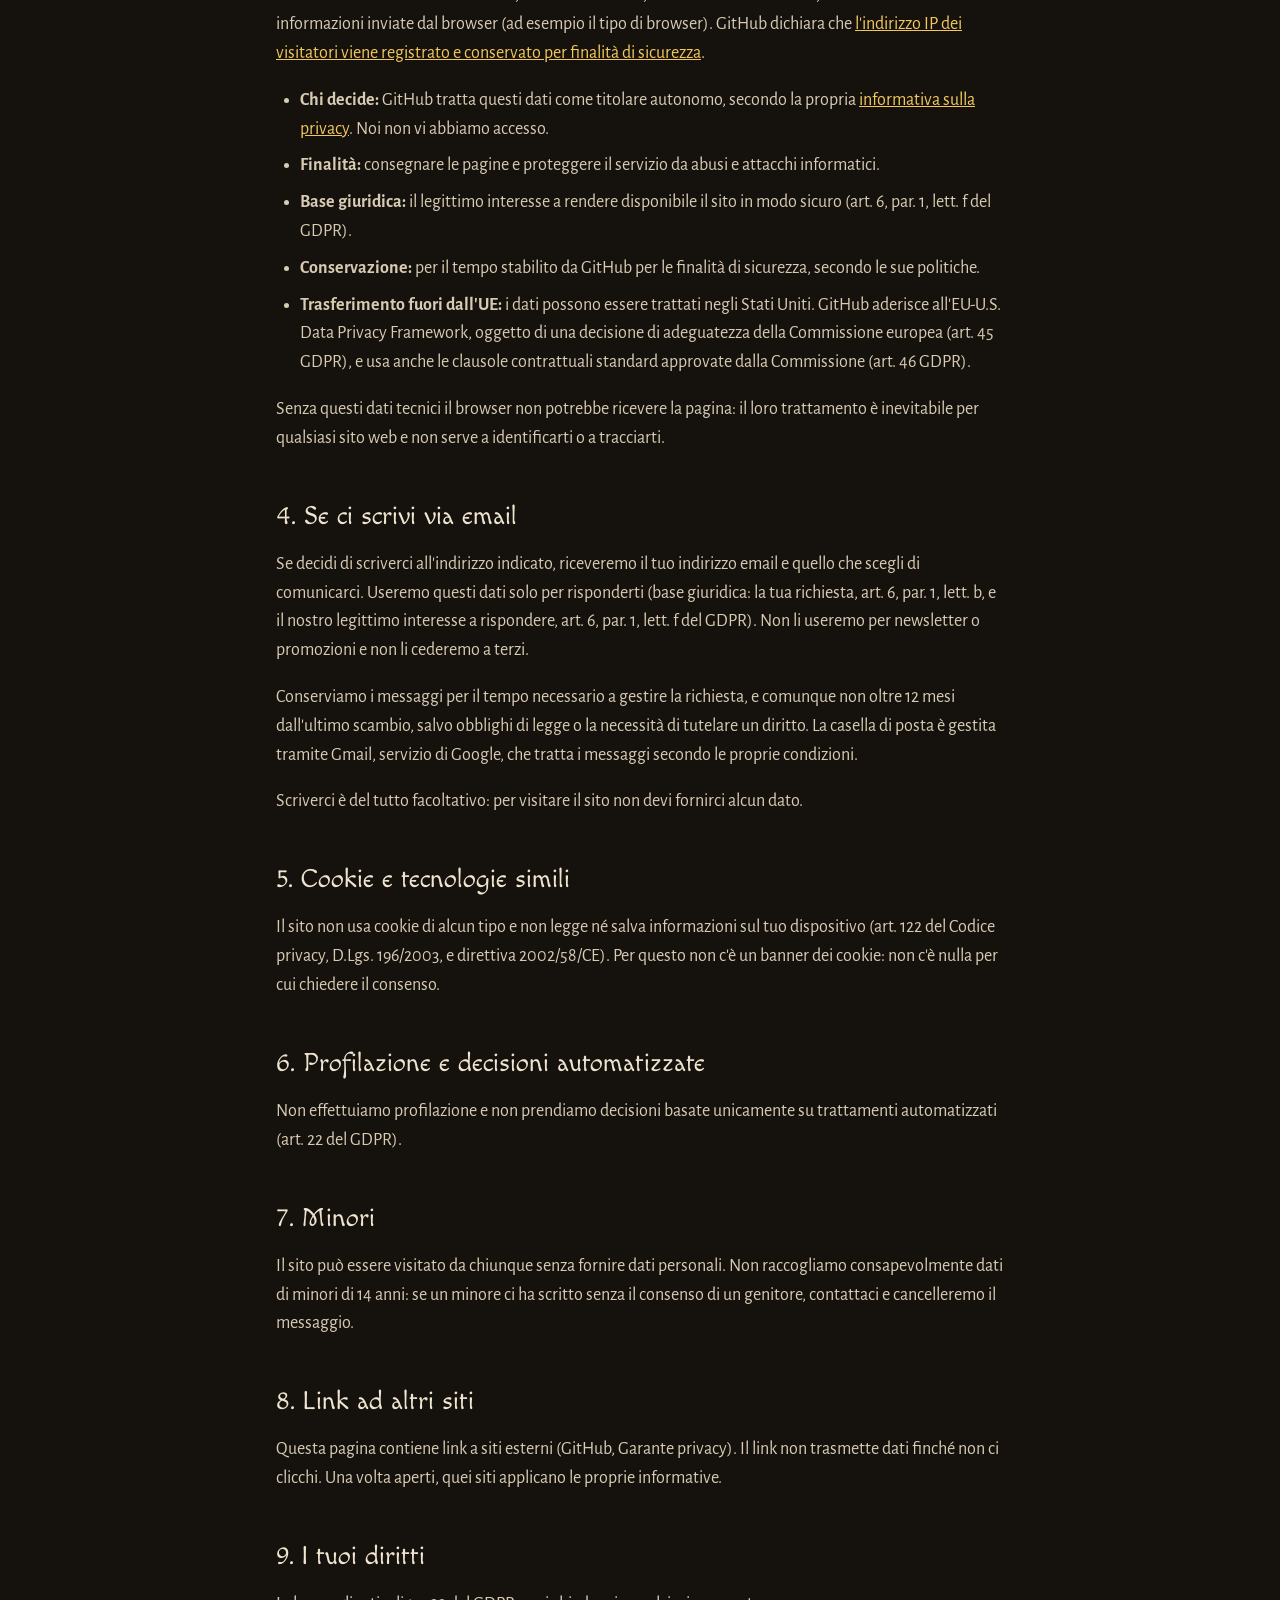
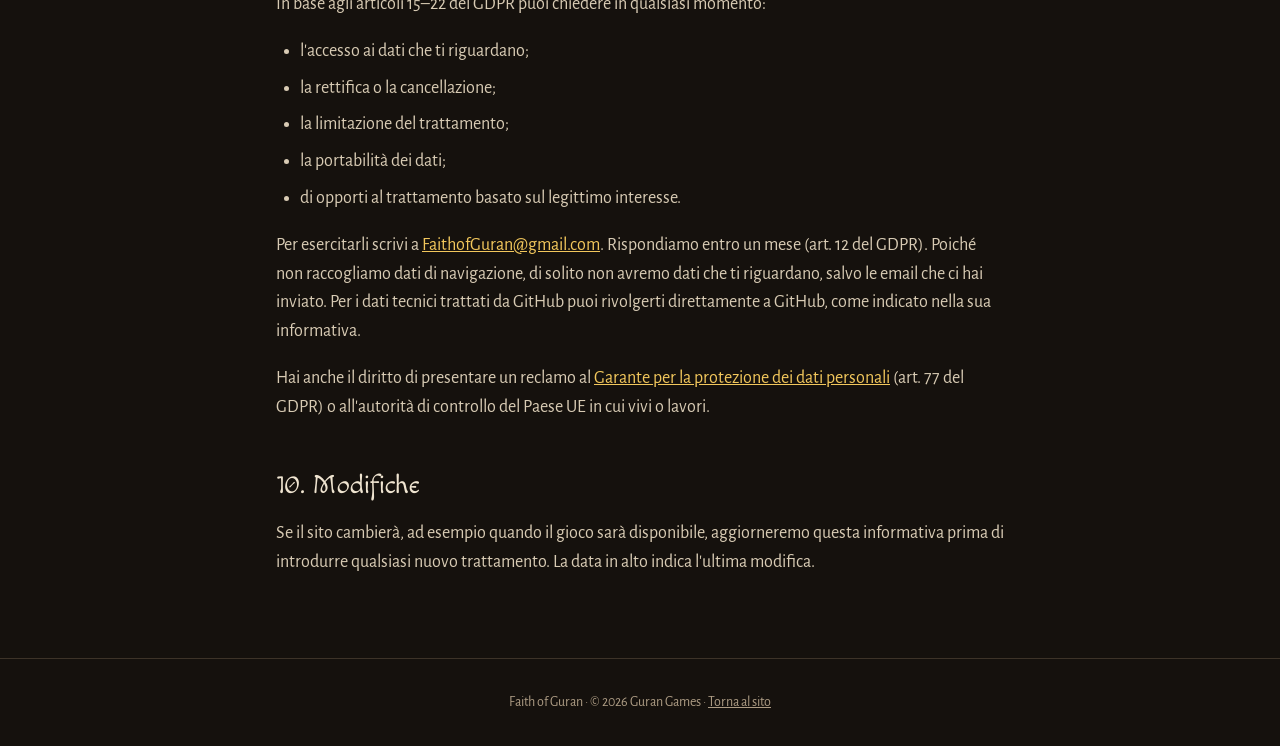
<file: privacy.html>
<!doctype html>
<html lang="it">
<head>
<meta charset="utf-8">
<meta name="viewport" content="width=device-width, initial-scale=1">
<title>Privacy · Faith of Guran</title>
<meta name="description" content="Informativa sulla privacy del sito di Faith of Guran.">
<meta name="theme-color" content="#15110d">
<link rel="icon" href="img/favicon-32.png">
<link rel="stylesheet" href="fonts/fonts.css">
<style>
:root{--s1:8px;--s2:16px;--s3:24px;--s4:32px;--s6:48px;--s8:64px;--bg:#15110d;--card:#231d17;--bd:#3d3328;--ink:#efe4d0;--mut:#ad9c84;--oro:#f2c75c;--rosso:#a5402d}
*{box-sizing:border-box}
body{margin:0;background:var(--bg);color:var(--ink);font:400 18px/1.6 "Alegreya Sans",system-ui,sans-serif}
a{color:var(--oro)}
.wrap{max-width:760px;margin:0 auto;padding:var(--s8) var(--s2)}
.top{display:inline-flex;align-items:center;gap:var(--s1);color:var(--mut);text-decoration:none;font-weight:700;margin-bottom:var(--s6)}
.top img{height:40px}
h1{font:400 clamp(36px,6vw,48px)/1.1 "Macondo",serif;color:var(--oro);margin:0 0 var(--s1)}
.agg{color:var(--mut);margin:0 0 var(--s6)}
h2{font:400 26px/1.2 "Macondo",serif;margin:var(--s6) 0 var(--s2);color:var(--ink)}
h3{font-size:19px;font-weight:700;margin:var(--s3) 0 var(--s1);color:var(--ink)}
p,li{color:#d8cbb4}
ul{padding-left:var(--s3)}
li{margin-bottom:var(--s1)}
.box{background:var(--card);border:1px solid var(--bd);border-left:4px solid var(--oro);border-radius:var(--s2);padding:var(--s3)}
.box p{margin:0 0 var(--s1)}
.box ul{margin:0}
footer{border-top:1px solid var(--bd);padding:var(--s4) var(--s2);text-align:center;color:var(--mut);font-size:14px}
footer a{color:var(--mut)}
</style>
</head>
<body>
<main class="wrap">
  <a class="top" href="index.html"><img src="img/logo/simbolo.webp" alt="">Torna al sito</a>
  <h1>Informativa sulla privacy</h1>
  <p class="agg">Informativa ai sensi dell'art. 13 del Regolamento (UE) 2016/679 (GDPR) · Ultimo aggiornamento: 29 ottobre 2026</p>

  <div class="box">
    <p><strong>In breve: non tracciamo i visitatori.</strong> Su questo sito:</p>
    <ul>
      <li>non ci sono cookie, né tecnici né di profilazione;</li>
      <li>non salviamo nulla sul tuo dispositivo (niente localStorage, sessionStorage o simili);</li>
      <li>non ci sono statistiche, analytics, pixel, fingerprinting o altri strumenti di tracciamento;</li>
      <li>non ci sono pubblicità, pulsanti social, video incorporati o caratteri e script caricati da servizi esterni;</li>
      <li>non ci sono moduli, registrazioni o account;</li>
      <li>non facciamo profilazione e non vendiamo né cediamo dati a nessuno.</li>
    </ul>
    <p style="margin-top:var(--s2)">L'unico trattamento di dati legato alla visita è quello che il servizio di hosting (GitHub) fa in modo autonomo per far funzionare e proteggere la propria infrastruttura. È descritto nella sezione 3.</p>
  </div>

  <h2>1. Titolare del trattamento</h2>
  <p>Samuele Castelli, Software Architect (Guran Games)<br>Camaiore (LU), Italia<br>Email: <a href="mailto:FaithofGuran@gmail.com">FaithofGuran@gmail.com</a></p>
  <p>Non è stato nominato un Responsabile della protezione dei dati (DPO), perché non è richiesto per le attività descritte in questa informativa.</p>

  <h2>2. Cosa facciamo noi con i tuoi dati</h2>
  <p>Durante la navigazione <strong>non raccogliamo, non registriamo e non riceviamo alcun dato personale</strong>. Il sito è composto solo da file statici: pagine, immagini, caratteri tipografici e script sono tutti ospitati sullo stesso indirizzo del sito. Il codice presente nella pagina serve solo all'interfaccia (ad esempio, la mappa interattiva), viene eseguito nel tuo browser e non invia informazioni a nessuno.</p>
  <p>Non abbiamo accesso ai registri del server di hosting e non usiamo nessun servizio che ci fornisca dati sui visitatori, nemmeno in forma aggregata o anonima.</p>
  <p>Chiunque può verificarlo: aprendo gli strumenti per sviluppatori del browser (scheda "Rete" e scheda "Archiviazione") si vede che la pagina non contatta domini diversi dal sito stesso e non salva cookie o altri dati.</p>

  <h2>3. Dati tecnici trattati dal servizio di hosting</h2>
  <p>Il sito è ospitato su <strong>GitHub Pages</strong>, un servizio di GitHub, Inc. (88 Colin P. Kelly Jr. Street, San Francisco, CA 94107, Stati Uniti), che per gli utenti europei opera anche tramite GitHub B.V. (Paesi Bassi).</p>
  <p>Come qualsiasi server web, quando il tuo browser richiede una pagina, i sistemi di GitHub ricevono necessariamente alcuni dati tecnici, come l'indirizzo IP, data e ora della richiesta, la risorsa richiesta e le informazioni inviate dal browser (ad esempio il tipo di browser). GitHub dichiara che <a href="https://docs.github.com/pages/getting-started-with-github-pages/about-github-pages" rel="noopener">l'indirizzo IP dei visitatori viene registrato e conservato per finalità di sicurezza</a>.</p>
  <ul>
    <li><strong>Chi decide:</strong> GitHub tratta questi dati come titolare autonomo, secondo la propria <a href="https://docs.github.com/site-policy/privacy-policies/github-general-privacy-statement" rel="noopener">informativa sulla privacy</a>. Noi non vi abbiamo accesso.</li>
    <li><strong>Finalità:</strong> consegnare le pagine e proteggere il servizio da abusi e attacchi informatici.</li>
    <li><strong>Base giuridica:</strong> il legittimo interesse a rendere disponibile il sito in modo sicuro (art. 6, par. 1, lett. f del GDPR).</li>
    <li><strong>Conservazione:</strong> per il tempo stabilito da GitHub per le finalità di sicurezza, secondo le sue politiche.</li>
    <li><strong>Trasferimento fuori dall'UE:</strong> i dati possono essere trattati negli Stati Uniti. GitHub aderisce all'EU-U.S. Data Privacy Framework, oggetto di una decisione di adeguatezza della Commissione europea (art. 45 GDPR), e usa anche le clausole contrattuali standard approvate dalla Commissione (art. 46 GDPR).</li>
  </ul>
  <p>Senza questi dati tecnici il browser non potrebbe ricevere la pagina: il loro trattamento è inevitabile per qualsiasi sito web e non serve a identificarti o a tracciarti.</p>

  <h2>4. Se ci scrivi via email</h2>
  <p>Se decidi di scriverci all'indirizzo indicato, riceveremo il tuo indirizzo email e quello che scegli di comunicarci. Useremo questi dati solo per risponderti (base giuridica: la tua richiesta, art. 6, par. 1, lett. b, e il nostro legittimo interesse a rispondere, art. 6, par. 1, lett. f del GDPR). Non li useremo per newsletter o promozioni e non li cederemo a terzi.</p>
  <p>Conserviamo i messaggi per il tempo necessario a gestire la richiesta, e comunque non oltre 12 mesi dall'ultimo scambio, salvo obblighi di legge o la necessità di tutelare un diritto. La casella di posta è gestita tramite Gmail, servizio di Google, che tratta i messaggi secondo le proprie condizioni.</p>
  <p>Scriverci è del tutto facoltativo: per visitare il sito non devi fornirci alcun dato.</p>

  <h2>5. Cookie e tecnologie simili</h2>
  <p>Il sito non usa cookie di alcun tipo e non legge né salva informazioni sul tuo dispositivo (art. 122 del Codice privacy, D.Lgs. 196/2003, e direttiva 2002/58/CE). Per questo non c'è un banner dei cookie: non c'è nulla per cui chiedere il consenso.</p>

  <h2>6. Profilazione e decisioni automatizzate</h2>
  <p>Non effettuiamo profilazione e non prendiamo decisioni basate unicamente su trattamenti automatizzati (art. 22 del GDPR).</p>

  <h2>7. Minori</h2>
  <p>Il sito può essere visitato da chiunque senza fornire dati personali. Non raccogliamo consapevolmente dati di minori di 14 anni: se un minore ci ha scritto senza il consenso di un genitore, contattaci e cancelleremo il messaggio.</p>

  <h2>8. Link ad altri siti</h2>
  <p>Questa pagina contiene link a siti esterni (GitHub, Garante privacy). Il link non trasmette dati finché non ci clicchi. Una volta aperti, quei siti applicano le proprie informative.</p>

  <h2>9. I tuoi diritti</h2>
  <p>In base agli articoli 15–22 del GDPR puoi chiedere in qualsiasi momento:</p>
  <ul>
    <li>l'accesso ai dati che ti riguardano;</li>
    <li>la rettifica o la cancellazione;</li>
    <li>la limitazione del trattamento;</li>
    <li>la portabilità dei dati;</li>
    <li>di opporti al trattamento basato sul legittimo interesse.</li>
  </ul>
  <p>Per esercitarli scrivi a <a href="mailto:FaithofGuran@gmail.com">FaithofGuran@gmail.com</a>. Rispondiamo entro un mese (art. 12 del GDPR). Poiché non raccogliamo dati di navigazione, di solito non avremo dati che ti riguardano, salvo le email che ci hai inviato. Per i dati tecnici trattati da GitHub puoi rivolgerti direttamente a GitHub, come indicato nella sua informativa.</p>
  <p>Hai anche il diritto di presentare un reclamo al <a href="https://www.garanteprivacy.it" rel="noopener">Garante per la protezione dei dati personali</a> (art. 77 del GDPR) o all'autorità di controllo del Paese UE in cui vivi o lavori.</p>

  <h2>10. Modifiche</h2>
  <p>Se il sito cambierà, ad esempio quando il gioco sarà disponibile, aggiorneremo questa informativa prima di introdurre qualsiasi nuovo trattamento. La data in alto indica l'ultima modifica.</p>
</main>
<footer>Faith of Guran · © 2026 Guran Games · <a href="index.html">Torna al sito</a></footer>
</body>
</html>
</file>
<file: fonts/fonts.css>
@font-face {
  font-family: 'Alegreya Sans';
  font-style: normal;
  font-weight: 400;
  font-display: swap;
  src: url(AlegreyaSans-400-latin-ext.woff2) format('woff2');
  unicode-range: U+0100-02BA, U+02BD-02C5, U+02C7-02CC, U+02CE-02D7, U+02DD-02FF, U+0304, U+0308, U+0329, U+1D00-1DBF, U+1E00-1E9F, U+1EF2-1EFF, U+2020, U+20A0-20AB, U+20AD-20C4, U+2113, U+2C60-2C7F, U+A720-A7FF;
}
@font-face {
  font-family: 'Alegreya Sans';
  font-style: normal;
  font-weight: 400;
  font-display: swap;
  src: url(AlegreyaSans-400-latin.woff2) format('woff2');
  unicode-range: U+0000-00FF, U+0131, U+0152-0153, U+02BB-02BC, U+02C6, U+02DA, U+02DC, U+0304, U+0308, U+0329, U+2000-206F, U+20AC, U+2122, U+2191, U+2193, U+2212, U+2215, U+FEFF, U+FFFD;
}
@font-face {
  font-family: 'Alegreya Sans';
  font-style: normal;
  font-weight: 500;
  font-display: swap;
  src: url(AlegreyaSans-500-latin-ext.woff2) format('woff2');
  unicode-range: U+0100-02BA, U+02BD-02C5, U+02C7-02CC, U+02CE-02D7, U+02DD-02FF, U+0304, U+0308, U+0329, U+1D00-1DBF, U+1E00-1E9F, U+1EF2-1EFF, U+2020, U+20A0-20AB, U+20AD-20C4, U+2113, U+2C60-2C7F, U+A720-A7FF;
}
@font-face {
  font-family: 'Alegreya Sans';
  font-style: normal;
  font-weight: 500;
  font-display: swap;
  src: url(AlegreyaSans-500-latin.woff2) format('woff2');
  unicode-range: U+0000-00FF, U+0131, U+0152-0153, U+02BB-02BC, U+02C6, U+02DA, U+02DC, U+0304, U+0308, U+0329, U+2000-206F, U+20AC, U+2122, U+2191, U+2193, U+2212, U+2215, U+FEFF, U+FFFD;
}
@font-face {
  font-family: 'Alegreya Sans';
  font-style: normal;
  font-weight: 700;
  font-display: swap;
  src: url(AlegreyaSans-700-latin-ext.woff2) format('woff2');
  unicode-range: U+0100-02BA, U+02BD-02C5, U+02C7-02CC, U+02CE-02D7, U+02DD-02FF, U+0304, U+0308, U+0329, U+1D00-1DBF, U+1E00-1E9F, U+1EF2-1EFF, U+2020, U+20A0-20AB, U+20AD-20C4, U+2113, U+2C60-2C7F, U+A720-A7FF;
}
@font-face {
  font-family: 'Alegreya Sans';
  font-style: normal;
  font-weight: 700;
  font-display: swap;
  src: url(AlegreyaSans-700-latin.woff2) format('woff2');
  unicode-range: U+0000-00FF, U+0131, U+0152-0153, U+02BB-02BC, U+02C6, U+02DA, U+02DC, U+0304, U+0308, U+0329, U+2000-206F, U+20AC, U+2122, U+2191, U+2193, U+2212, U+2215, U+FEFF, U+FFFD;
}
@font-face {
  font-family: 'Alegreya Sans';
  font-style: normal;
  font-weight: 800;
  font-display: swap;
  src: url(AlegreyaSans-800-latin-ext.woff2) format('woff2');
  unicode-range: U+0100-02BA, U+02BD-02C5, U+02C7-02CC, U+02CE-02D7, U+02DD-02FF, U+0304, U+0308, U+0329, U+1D00-1DBF, U+1E00-1E9F, U+1EF2-1EFF, U+2020, U+20A0-20AB, U+20AD-20C4, U+2113, U+2C60-2C7F, U+A720-A7FF;
}
@font-face {
  font-family: 'Alegreya Sans';
  font-style: normal;
  font-weight: 800;
  font-display: swap;
  src: url(AlegreyaSans-800-latin.woff2) format('woff2');
  unicode-range: U+0000-00FF, U+0131, U+0152-0153, U+02BB-02BC, U+02C6, U+02DA, U+02DC, U+0304, U+0308, U+0329, U+2000-206F, U+20AC, U+2122, U+2191, U+2193, U+2212, U+2215, U+FEFF, U+FFFD;
}
@font-face {
  font-family: 'Cinzel';
  font-style: normal;
  font-weight: 600;
  font-display: swap;
  src: url(Cinzel-600-latin-ext.woff2) format('woff2');
  unicode-range: U+0100-02BA, U+02BD-02C5, U+02C7-02CC, U+02CE-02D7, U+02DD-02FF, U+0304, U+0308, U+0329, U+1D00-1DBF, U+1E00-1E9F, U+1EF2-1EFF, U+2020, U+20A0-20AB, U+20AD-20C4, U+2113, U+2C60-2C7F, U+A720-A7FF;
}
@font-face {
  font-family: 'Cinzel';
  font-style: normal;
  font-weight: 600;
  font-display: swap;
  src: url(Cinzel-600-latin.woff2) format('woff2');
  unicode-range: U+0000-00FF, U+0131, U+0152-0153, U+02BB-02BC, U+02C6, U+02DA, U+02DC, U+0304, U+0308, U+0329, U+2000-206F, U+20AC, U+2122, U+2191, U+2193, U+2212, U+2215, U+FEFF, U+FFFD;
}
@font-face {
  font-family: 'Cinzel';
  font-style: normal;
  font-weight: 700;
  font-display: swap;
  src: url(Cinzel-700-latin-ext.woff2) format('woff2');
  unicode-range: U+0100-02BA, U+02BD-02C5, U+02C7-02CC, U+02CE-02D7, U+02DD-02FF, U+0304, U+0308, U+0329, U+1D00-1DBF, U+1E00-1E9F, U+1EF2-1EFF, U+2020, U+20A0-20AB, U+20AD-20C4, U+2113, U+2C60-2C7F, U+A720-A7FF;
}
@font-face {
  font-family: 'Cinzel';
  font-style: normal;
  font-weight: 700;
  font-display: swap;
  src: url(Cinzel-700-latin.woff2) format('woff2');
  unicode-range: U+0000-00FF, U+0131, U+0152-0153, U+02BB-02BC, U+02C6, U+02DA, U+02DC, U+0304, U+0308, U+0329, U+2000-206F, U+20AC, U+2122, U+2191, U+2193, U+2212, U+2215, U+FEFF, U+FFFD;
}
@font-face {
  font-family: 'Macondo';
  font-style: normal;
  font-weight: 400;
  font-display: swap;
  src: url(Macondo-400-latin.woff2) format('woff2');
  unicode-range: U+0000-00FF, U+0131, U+0152-0153, U+02BB-02BC, U+02C6, U+02DA, U+02DC, U+0304, U+0308, U+0329, U+2000-206F, U+20AC, U+2122, U+2191, U+2193, U+2212, U+2215, U+FEFF, U+FFFD;
}
</file>
